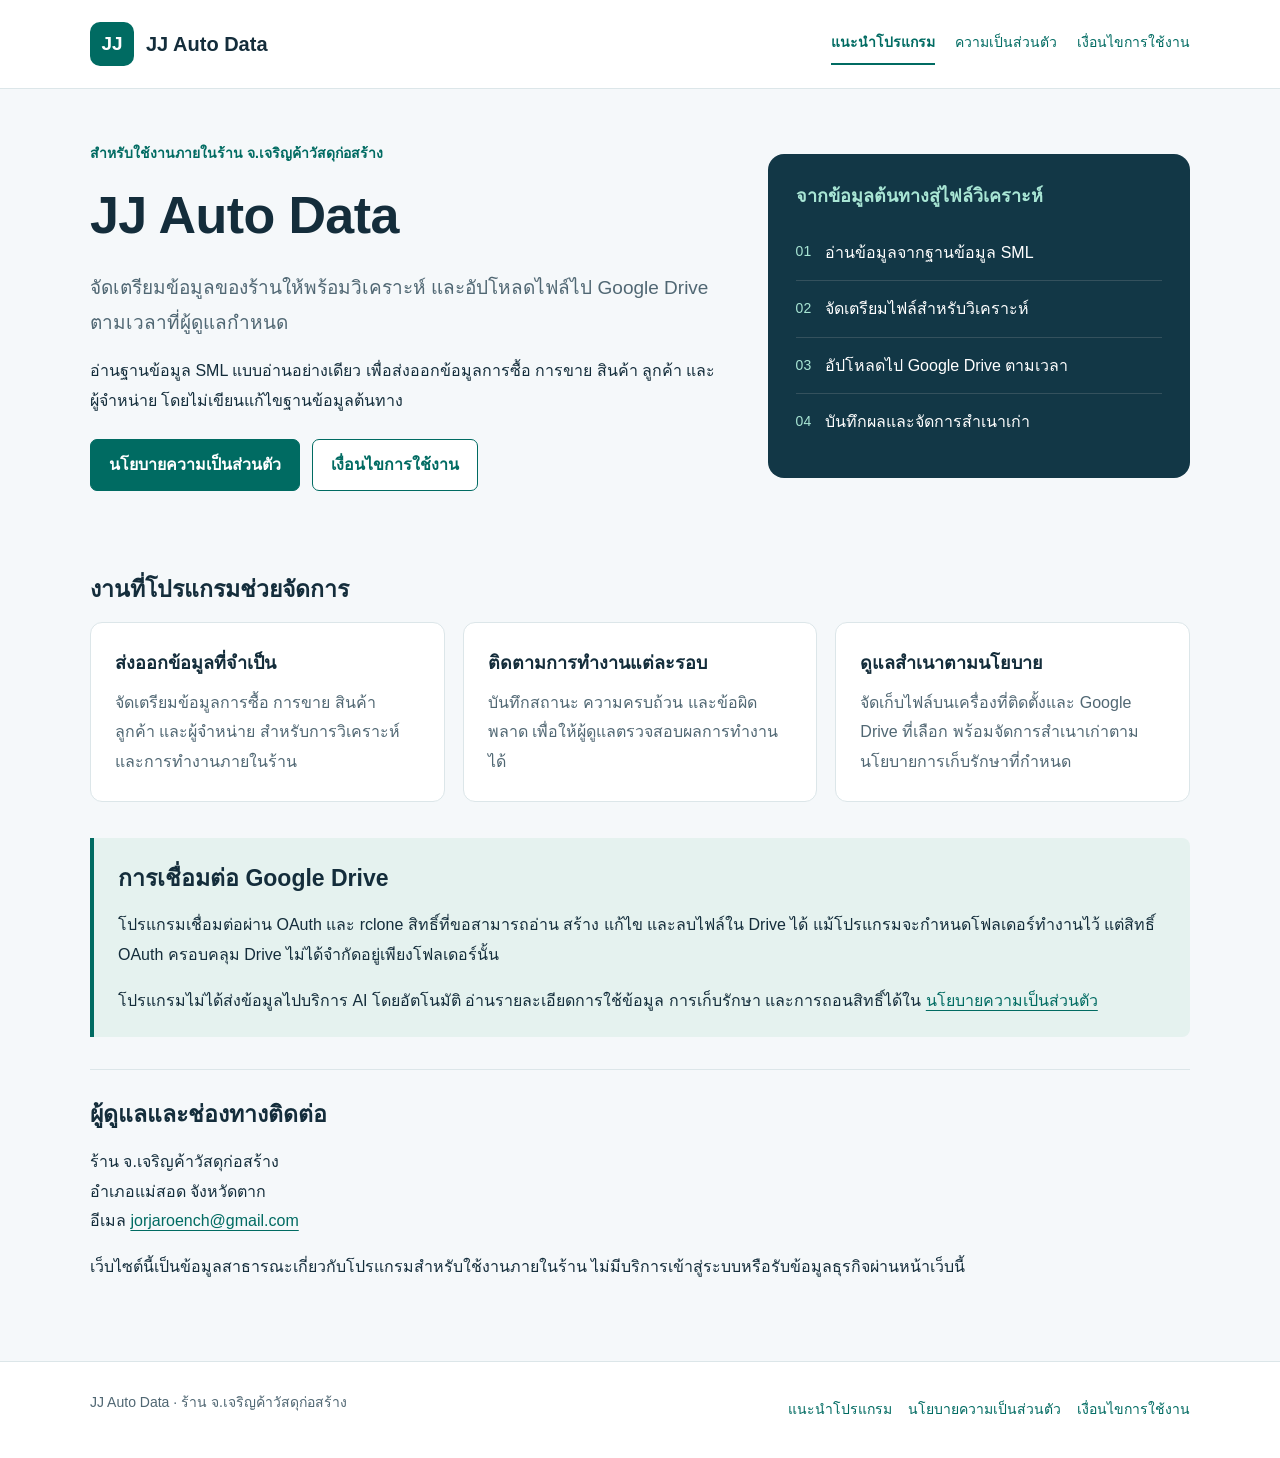
<file: index.html>
<!doctype html>
<html lang="th">
<head><meta charset="utf-8"><meta name="viewport" content="width=device-width,initial-scale=1"><title>JJ Auto Data | โปรแกรมจัดเตรียมข้อมูลภายในร้าน</title><meta name="description" content="JJ Auto Data โปรแกรมภายในร้าน จ.เจริญค้าวัสดุก่อสร้าง อ่านข้อมูล SML แบบอ่านอย่างเดียว จัดเตรียมไฟล์วิเคราะห์และอัปโหลด Google Drive ตามเวลา"><link rel="stylesheet" href="style.css"></head>
<body>
<a class="skip" href="#main">ข้ามไปยังเนื้อหา</a>
<header><div class="wrap header-inner"><a class="brand" href="index.html"><span class="mark" aria-hidden="true">JJ</span>JJ Auto Data</a><nav aria-label="เมนูหลัก"><a href="index.html" aria-current="page">แนะนำโปรแกรม</a><a href="privacy.html">ความเป็นส่วนตัว</a><a href="terms.html">เงื่อนไขการใช้งาน</a></nav></div></header>
<main id="main" class="wrap">
<div class="hero"><div><p class="eyebrow">สำหรับใช้งานภายในร้าน จ.เจริญค้าวัสดุก่อสร้าง</p><h1>JJ Auto Data</h1><p class="lead">จัดเตรียมข้อมูลของร้านให้พร้อมวิเคราะห์ และอัปโหลดไฟล์ไป Google Drive ตามเวลาที่ผู้ดูแลกำหนด</p><p>อ่านฐานข้อมูล SML แบบอ่านอย่างเดียว เพื่อส่งออกข้อมูลการซื้อ การขาย สินค้า ลูกค้า และผู้จำหน่าย โดยไม่เขียนแก้ไขฐานข้อมูลต้นทาง</p><div class="actions"><a class="button" href="privacy.html">นโยบายความเป็นส่วนตัว</a><a class="button secondary" href="terms.html">เงื่อนไขการใช้งาน</a></div></div><aside class="flow" aria-label="ขั้นตอนการทำงาน"><h2>จากข้อมูลต้นทางสู่ไฟล์วิเคราะห์</h2><ol><li>อ่านข้อมูลจากฐานข้อมูล SML</li><li>จัดเตรียมไฟล์สำหรับวิเคราะห์</li><li>อัปโหลดไป Google Drive ตามเวลา</li><li>บันทึกผลและจัดการสำเนาเก่า</li></ol></aside></div>
<section class="section" aria-labelledby="features"><h2 id="features">งานที่โปรแกรมช่วยจัดการ</h2><div class="grid"><article class="card"><h3>ส่งออกข้อมูลที่จำเป็น</h3><p>จัดเตรียมข้อมูลการซื้อ การขาย สินค้า ลูกค้า และผู้จำหน่าย สำหรับการวิเคราะห์และการทำงานภายในร้าน</p></article><article class="card"><h3>ติดตามการทำงานแต่ละรอบ</h3><p>บันทึกสถานะ ความครบถ้วน และข้อผิดพลาด เพื่อให้ผู้ดูแลตรวจสอบผลการทำงานได้</p></article><article class="card"><h3>ดูแลสำเนาตามนโยบาย</h3><p>จัดเก็บไฟล์บนเครื่องที่ติดตั้งและ Google Drive ที่เลือก พร้อมจัดการสำเนาเก่าตามนโยบายการเก็บรักษาที่กำหนด</p></article></div></section>
<section class="section notice"><h2>การเชื่อมต่อ Google Drive</h2><p>โปรแกรมเชื่อมต่อผ่าน OAuth และ rclone สิทธิ์ที่ขอสามารถอ่าน สร้าง แก้ไข และลบไฟล์ใน Drive ได้ แม้โปรแกรมจะกำหนดโฟลเดอร์ทำงานไว้ แต่สิทธิ์ OAuth ครอบคลุม Drive ไม่ได้จำกัดอยู่เพียงโฟลเดอร์นั้น</p><p>โปรแกรมไม่ได้ส่งข้อมูลไปบริการ AI โดยอัตโนมัติ อ่านรายละเอียดการใช้ข้อมูล การเก็บรักษา และการถอนสิทธิ์ได้ใน <a href="privacy.html">นโยบายความเป็นส่วนตัว</a></p></section>
<section class="contact"><h2>ผู้ดูแลและช่องทางติดต่อ</h2><p>ร้าน จ.เจริญค้าวัสดุก่อสร้าง<br>อำเภอแม่สอด จังหวัดตาก<br>อีเมล <a href="mailto:jorjaroench@gmail.com">jorjaroench@gmail.com</a></p><p>เว็บไซต์นี้เป็นข้อมูลสาธารณะเกี่ยวกับโปรแกรมสำหรับใช้งานภายในร้าน ไม่มีบริการเข้าสู่ระบบหรือรับข้อมูลธุรกิจผ่านหน้าเว็บนี้</p></section>
</main><footer><div class="wrap footer-inner"><p>JJ Auto Data · ร้าน จ.เจริญค้าวัสดุก่อสร้าง</p><nav aria-label="เมนูท้ายหน้า"><a href="index.html">แนะนำโปรแกรม</a><a href="privacy.html">นโยบายความเป็นส่วนตัว</a><a href="terms.html">เงื่อนไขการใช้งาน</a></nav></div></footer>
</body></html>
</file>
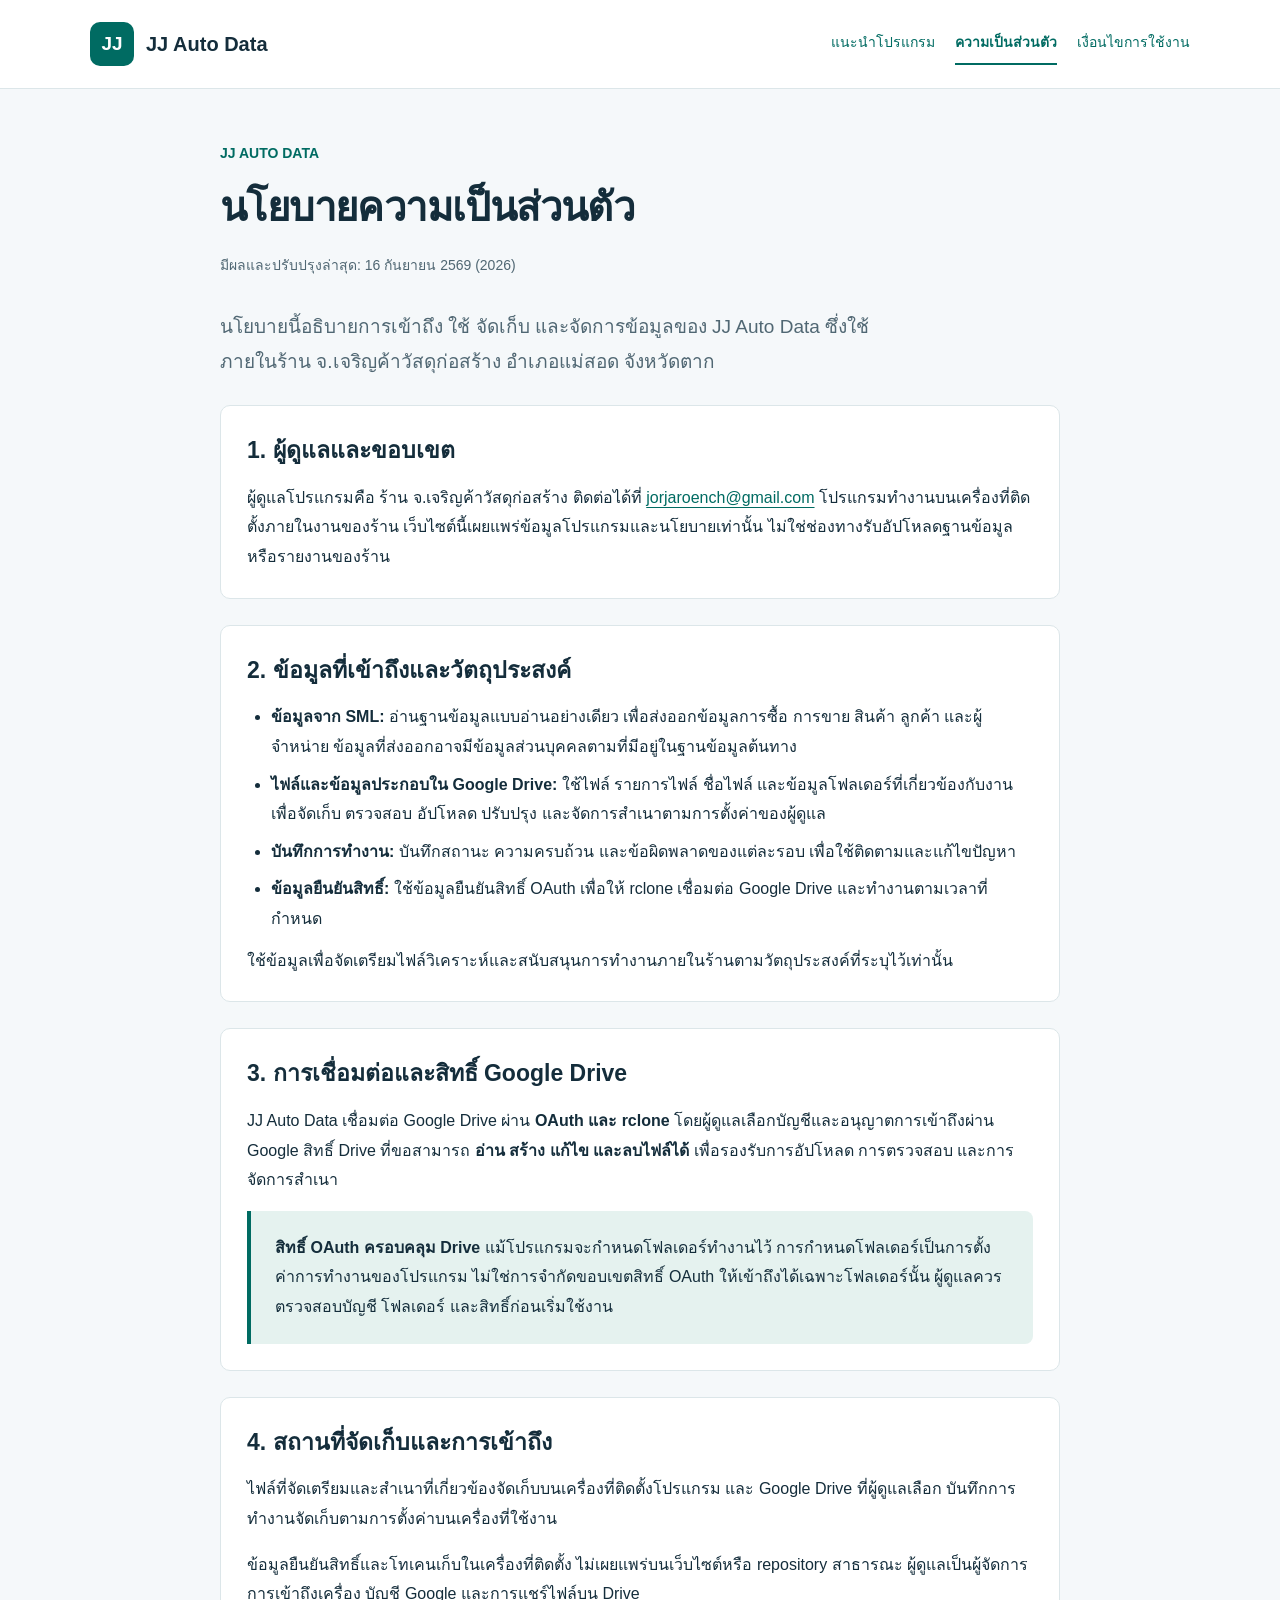
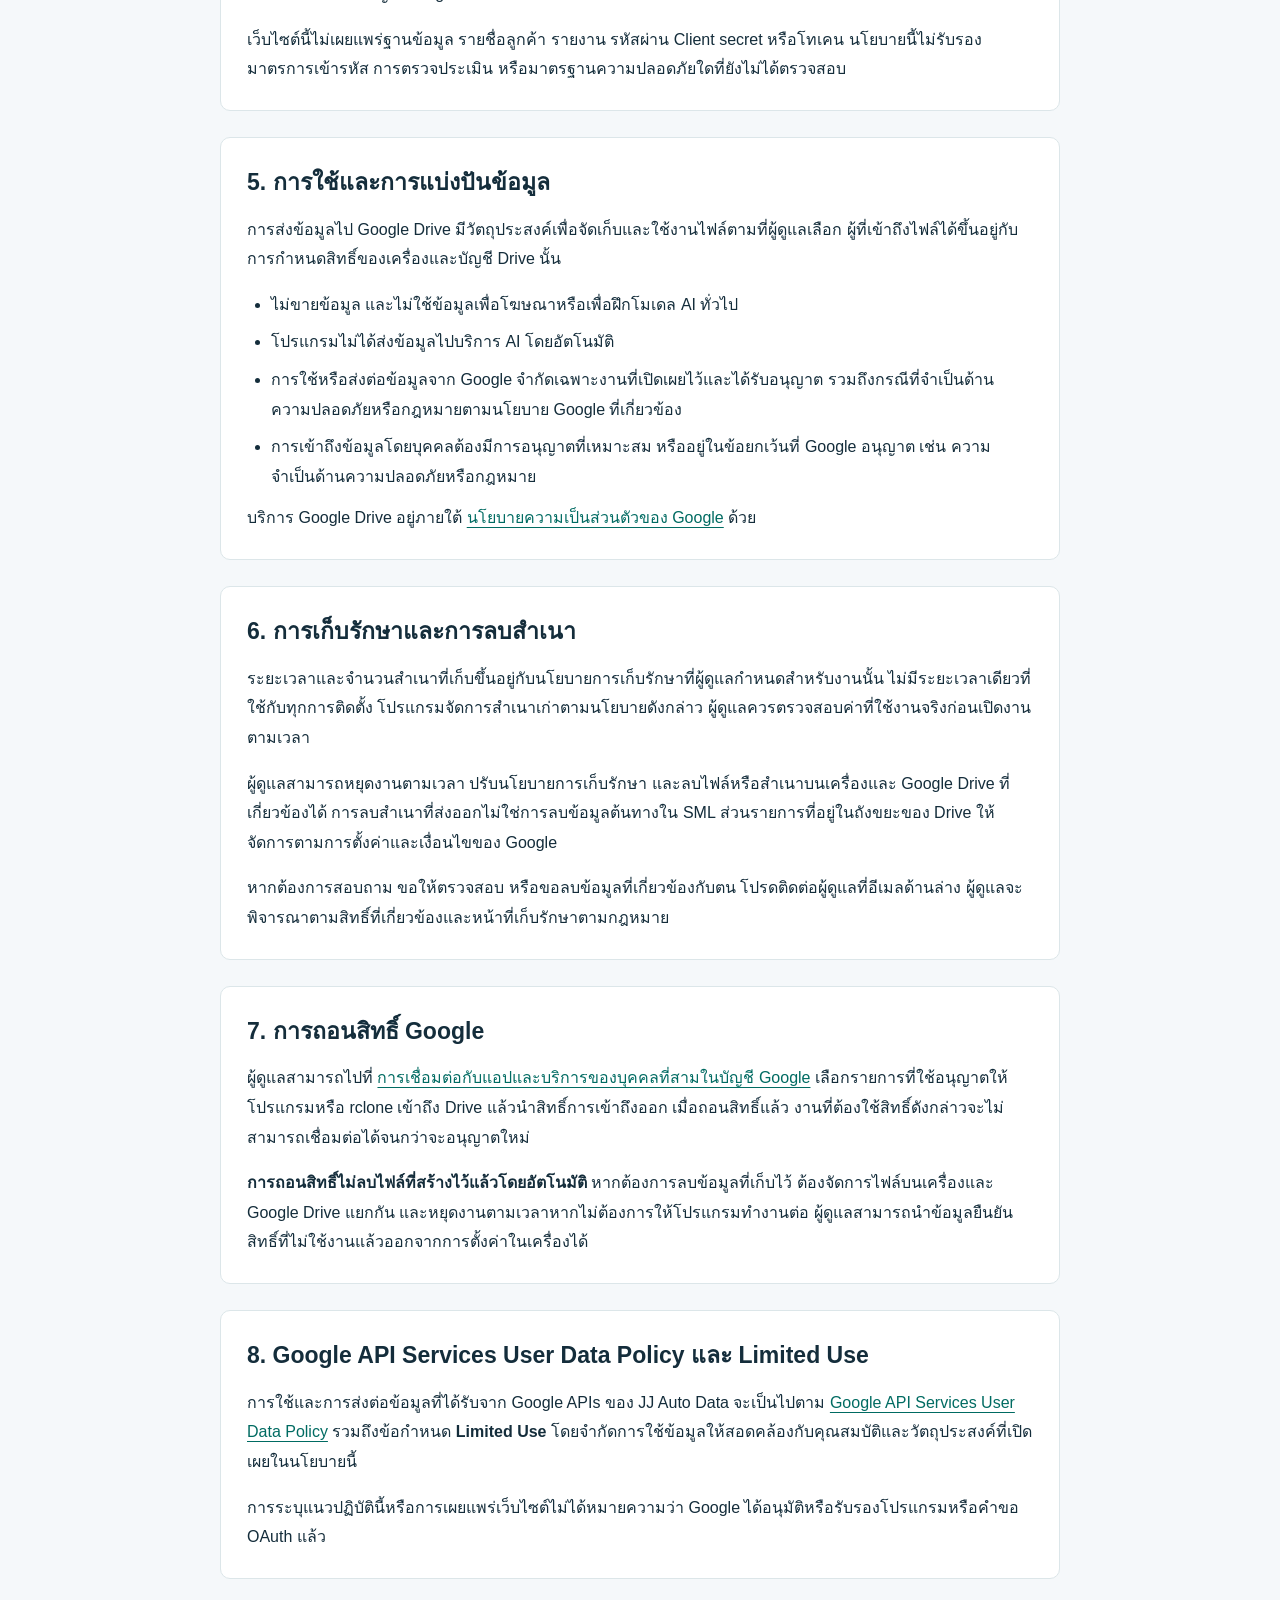
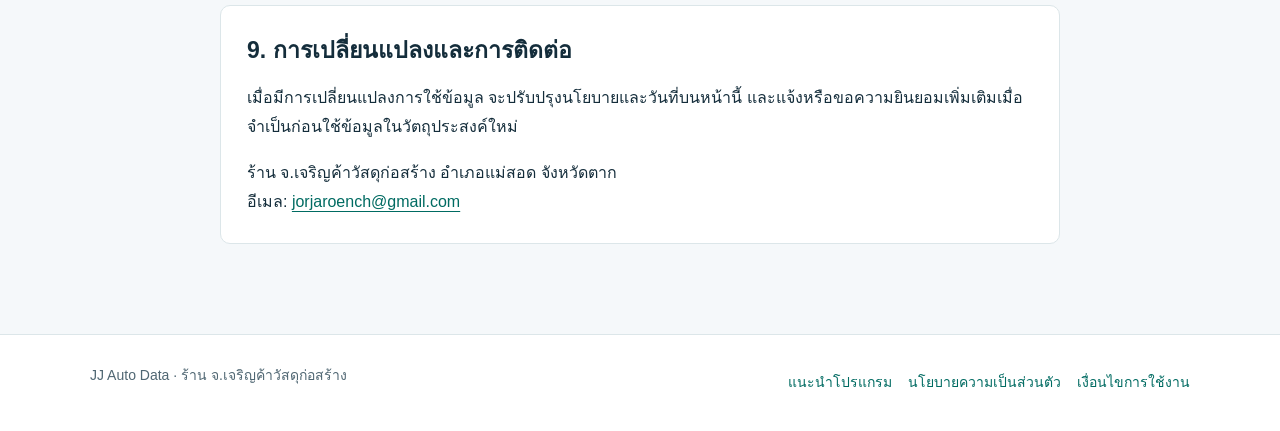
<file: privacy.html>
<!doctype html>
<html lang="th">
<head><meta charset="utf-8"><meta name="viewport" content="width=device-width,initial-scale=1"><title>นโยบายความเป็นส่วนตัว | JJ Auto Data</title><meta name="description" content="นโยบายความเป็นส่วนตัวของ JJ Auto Data: ข้อมูลที่ใช้ สิทธิ์ Google Drive การเก็บรักษา การลบสำเนา และการถอนสิทธิ์ OAuth"><link rel="stylesheet" href="style.css"></head>
<body><a class="skip" href="#main">ข้ามไปยังเนื้อหา</a><header><div class="wrap header-inner"><a class="brand" href="index.html"><span class="mark" aria-hidden="true">JJ</span>JJ Auto Data</a><nav aria-label="เมนูหลัก"><a href="index.html">แนะนำโปรแกรม</a><a href="privacy.html" aria-current="page">ความเป็นส่วนตัว</a><a href="terms.html">เงื่อนไขการใช้งาน</a></nav></div></header>
<main id="main" class="wrap document"><p class="eyebrow">JJ AUTO DATA</p><h1>นโยบายความเป็นส่วนตัว</h1><p class="meta">มีผลและปรับปรุงล่าสุด: 16 กันยายน 2569 (2026)</p><p class="lead">นโยบายนี้อธิบายการเข้าถึง ใช้ จัดเก็บ และจัดการข้อมูลของ JJ Auto Data ซึ่งใช้ภายในร้าน จ.เจริญค้าวัสดุก่อสร้าง อำเภอแม่สอด จังหวัดตาก</p>
<section><h2>1. ผู้ดูแลและขอบเขต</h2><p>ผู้ดูแลโปรแกรมคือ ร้าน จ.เจริญค้าวัสดุก่อสร้าง ติดต่อได้ที่ <a href="mailto:jorjaroench@gmail.com">jorjaroench@gmail.com</a> โปรแกรมทำงานบนเครื่องที่ติดตั้งภายในงานของร้าน เว็บไซต์นี้เผยแพร่ข้อมูลโปรแกรมและนโยบายเท่านั้น ไม่ใช่ช่องทางรับอัปโหลดฐานข้อมูลหรือรายงานของร้าน</p></section>
<section><h2>2. ข้อมูลที่เข้าถึงและวัตถุประสงค์</h2><ul><li><strong>ข้อมูลจาก SML:</strong> อ่านฐานข้อมูลแบบอ่านอย่างเดียว เพื่อส่งออกข้อมูลการซื้อ การขาย สินค้า ลูกค้า และผู้จำหน่าย ข้อมูลที่ส่งออกอาจมีข้อมูลส่วนบุคคลตามที่มีอยู่ในฐานข้อมูลต้นทาง</li><li><strong>ไฟล์และข้อมูลประกอบใน Google Drive:</strong> ใช้ไฟล์ รายการไฟล์ ชื่อไฟล์ และข้อมูลโฟลเดอร์ที่เกี่ยวข้องกับงาน เพื่อจัดเก็บ ตรวจสอบ อัปโหลด ปรับปรุง และจัดการสำเนาตามการตั้งค่าของผู้ดูแล</li><li><strong>บันทึกการทำงาน:</strong> บันทึกสถานะ ความครบถ้วน และข้อผิดพลาดของแต่ละรอบ เพื่อใช้ติดตามและแก้ไขปัญหา</li><li><strong>ข้อมูลยืนยันสิทธิ์:</strong> ใช้ข้อมูลยืนยันสิทธิ์ OAuth เพื่อให้ rclone เชื่อมต่อ Google Drive และทำงานตามเวลาที่กำหนด</li></ul><p>ใช้ข้อมูลเพื่อจัดเตรียมไฟล์วิเคราะห์และสนับสนุนการทำงานภายในร้านตามวัตถุประสงค์ที่ระบุไว้เท่านั้น</p></section>
<section><h2>3. การเชื่อมต่อและสิทธิ์ Google Drive</h2><p>JJ Auto Data เชื่อมต่อ Google Drive ผ่าน <strong>OAuth และ rclone</strong> โดยผู้ดูแลเลือกบัญชีและอนุญาตการเข้าถึงผ่าน Google สิทธิ์ Drive ที่ขอสามารถ <strong>อ่าน สร้าง แก้ไข และลบไฟล์ได้</strong> เพื่อรองรับการอัปโหลด การตรวจสอบ และการจัดการสำเนา</p><div class="notice"><p><strong>สิทธิ์ OAuth ครอบคลุม Drive</strong> แม้โปรแกรมจะกำหนดโฟลเดอร์ทำงานไว้ การกำหนดโฟลเดอร์เป็นการตั้งค่าการทำงานของโปรแกรม ไม่ใช่การจำกัดขอบเขตสิทธิ์ OAuth ให้เข้าถึงได้เฉพาะโฟลเดอร์นั้น ผู้ดูแลควรตรวจสอบบัญชี โฟลเดอร์ และสิทธิ์ก่อนเริ่มใช้งาน</p></div></section>
<section><h2>4. สถานที่จัดเก็บและการเข้าถึง</h2><p>ไฟล์ที่จัดเตรียมและสำเนาที่เกี่ยวข้องจัดเก็บบนเครื่องที่ติดตั้งโปรแกรม และ Google Drive ที่ผู้ดูแลเลือก บันทึกการทำงานจัดเก็บตามการตั้งค่าบนเครื่องที่ใช้งาน</p><p>ข้อมูลยืนยันสิทธิ์และโทเคนเก็บในเครื่องที่ติดตั้ง ไม่เผยแพร่บนเว็บไซต์หรือ repository สาธารณะ ผู้ดูแลเป็นผู้จัดการการเข้าถึงเครื่อง บัญชี Google และการแชร์ไฟล์บน Drive</p><p>เว็บไซต์นี้ไม่เผยแพร่ฐานข้อมูล รายชื่อลูกค้า รายงาน รหัสผ่าน Client secret หรือโทเคน นโยบายนี้ไม่รับรองมาตรการเข้ารหัส การตรวจประเมิน หรือมาตรฐานความปลอดภัยใดที่ยังไม่ได้ตรวจสอบ</p></section>
<section><h2>5. การใช้และการแบ่งปันข้อมูล</h2><p>การส่งข้อมูลไป Google Drive มีวัตถุประสงค์เพื่อจัดเก็บและใช้งานไฟล์ตามที่ผู้ดูแลเลือก ผู้ที่เข้าถึงไฟล์ได้ขึ้นอยู่กับการกำหนดสิทธิ์ของเครื่องและบัญชี Drive นั้น</p><ul><li>ไม่ขายข้อมูล และไม่ใช้ข้อมูลเพื่อโฆษณาหรือเพื่อฝึกโมเดล AI ทั่วไป</li><li>โปรแกรมไม่ได้ส่งข้อมูลไปบริการ AI โดยอัตโนมัติ</li><li>การใช้หรือส่งต่อข้อมูลจาก Google จำกัดเฉพาะงานที่เปิดเผยไว้และได้รับอนุญาต รวมถึงกรณีที่จำเป็นด้านความปลอดภัยหรือกฎหมายตามนโยบาย Google ที่เกี่ยวข้อง</li><li>การเข้าถึงข้อมูลโดยบุคคลต้องมีการอนุญาตที่เหมาะสม หรืออยู่ในข้อยกเว้นที่ Google อนุญาต เช่น ความจำเป็นด้านความปลอดภัยหรือกฎหมาย</li></ul><p>บริการ Google Drive อยู่ภายใต้ <a href="https://policies.google.com/privacy">นโยบายความเป็นส่วนตัวของ Google</a> ด้วย</p></section>
<section><h2>6. การเก็บรักษาและการลบสำเนา</h2><p>ระยะเวลาและจำนวนสำเนาที่เก็บขึ้นอยู่กับนโยบายการเก็บรักษาที่ผู้ดูแลกำหนดสำหรับงานนั้น ไม่มีระยะเวลาเดียวที่ใช้กับทุกการติดตั้ง โปรแกรมจัดการสำเนาเก่าตามนโยบายดังกล่าว ผู้ดูแลควรตรวจสอบค่าที่ใช้งานจริงก่อนเปิดงานตามเวลา</p><p>ผู้ดูแลสามารถหยุดงานตามเวลา ปรับนโยบายการเก็บรักษา และลบไฟล์หรือสำเนาบนเครื่องและ Google Drive ที่เกี่ยวข้องได้ การลบสำเนาที่ส่งออกไม่ใช่การลบข้อมูลต้นทางใน SML ส่วนรายการที่อยู่ในถังขยะของ Drive ให้จัดการตามการตั้งค่าและเงื่อนไขของ Google</p><p>หากต้องการสอบถาม ขอให้ตรวจสอบ หรือขอลบข้อมูลที่เกี่ยวข้องกับตน โปรดติดต่อผู้ดูแลที่อีเมลด้านล่าง ผู้ดูแลจะพิจารณาตามสิทธิ์ที่เกี่ยวข้องและหน้าที่เก็บรักษาตามกฎหมาย</p></section>
<section><h2>7. การถอนสิทธิ์ Google</h2><p>ผู้ดูแลสามารถไปที่ <a href="https://myaccount.google.com/connections">การเชื่อมต่อกับแอปและบริการของบุคคลที่สามในบัญชี Google</a> เลือกรายการที่ใช้อนุญาตให้โปรแกรมหรือ rclone เข้าถึง Drive แล้วนำสิทธิ์การเข้าถึงออก เมื่อถอนสิทธิ์แล้ว งานที่ต้องใช้สิทธิ์ดังกล่าวจะไม่สามารถเชื่อมต่อได้จนกว่าจะอนุญาตใหม่</p><p><strong>การถอนสิทธิ์ไม่ลบไฟล์ที่สร้างไว้แล้วโดยอัตโนมัติ</strong> หากต้องการลบข้อมูลที่เก็บไว้ ต้องจัดการไฟล์บนเครื่องและ Google Drive แยกกัน และหยุดงานตามเวลาหากไม่ต้องการให้โปรแกรมทำงานต่อ ผู้ดูแลสามารถนำข้อมูลยืนยันสิทธิ์ที่ไม่ใช้งานแล้วออกจากการตั้งค่าในเครื่องได้</p></section>
<section><h2>8. Google API Services User Data Policy และ Limited Use</h2><p>การใช้และการส่งต่อข้อมูลที่ได้รับจาก Google APIs ของ JJ Auto Data จะเป็นไปตาม <a href="https://developers.google.com/terms/api-services-user-data-policy">Google API Services User Data Policy</a> รวมถึงข้อกำหนด <strong>Limited Use</strong> โดยจำกัดการใช้ข้อมูลให้สอดคล้องกับคุณสมบัติและวัตถุประสงค์ที่เปิดเผยในนโยบายนี้</p><p>การระบุแนวปฏิบัตินี้หรือการเผยแพร่เว็บไซต์ไม่ได้หมายความว่า Google ได้อนุมัติหรือรับรองโปรแกรมหรือคำขอ OAuth แล้ว</p></section>
<section><h2>9. การเปลี่ยนแปลงและการติดต่อ</h2><p>เมื่อมีการเปลี่ยนแปลงการใช้ข้อมูล จะปรับปรุงนโยบายและวันที่บนหน้านี้ และแจ้งหรือขอความยินยอมเพิ่มเติมเมื่อจำเป็นก่อนใช้ข้อมูลในวัตถุประสงค์ใหม่</p><p>ร้าน จ.เจริญค้าวัสดุก่อสร้าง อำเภอแม่สอด จังหวัดตาก<br>อีเมล: <a href="mailto:jorjaroench@gmail.com">jorjaroench@gmail.com</a></p></section>
</main><footer><div class="wrap footer-inner"><p>JJ Auto Data · ร้าน จ.เจริญค้าวัสดุก่อสร้าง</p><nav aria-label="เมนูท้ายหน้า"><a href="index.html">แนะนำโปรแกรม</a><a href="privacy.html">นโยบายความเป็นส่วนตัว</a><a href="terms.html">เงื่อนไขการใช้งาน</a></nav></div></footer></body></html>
</file>
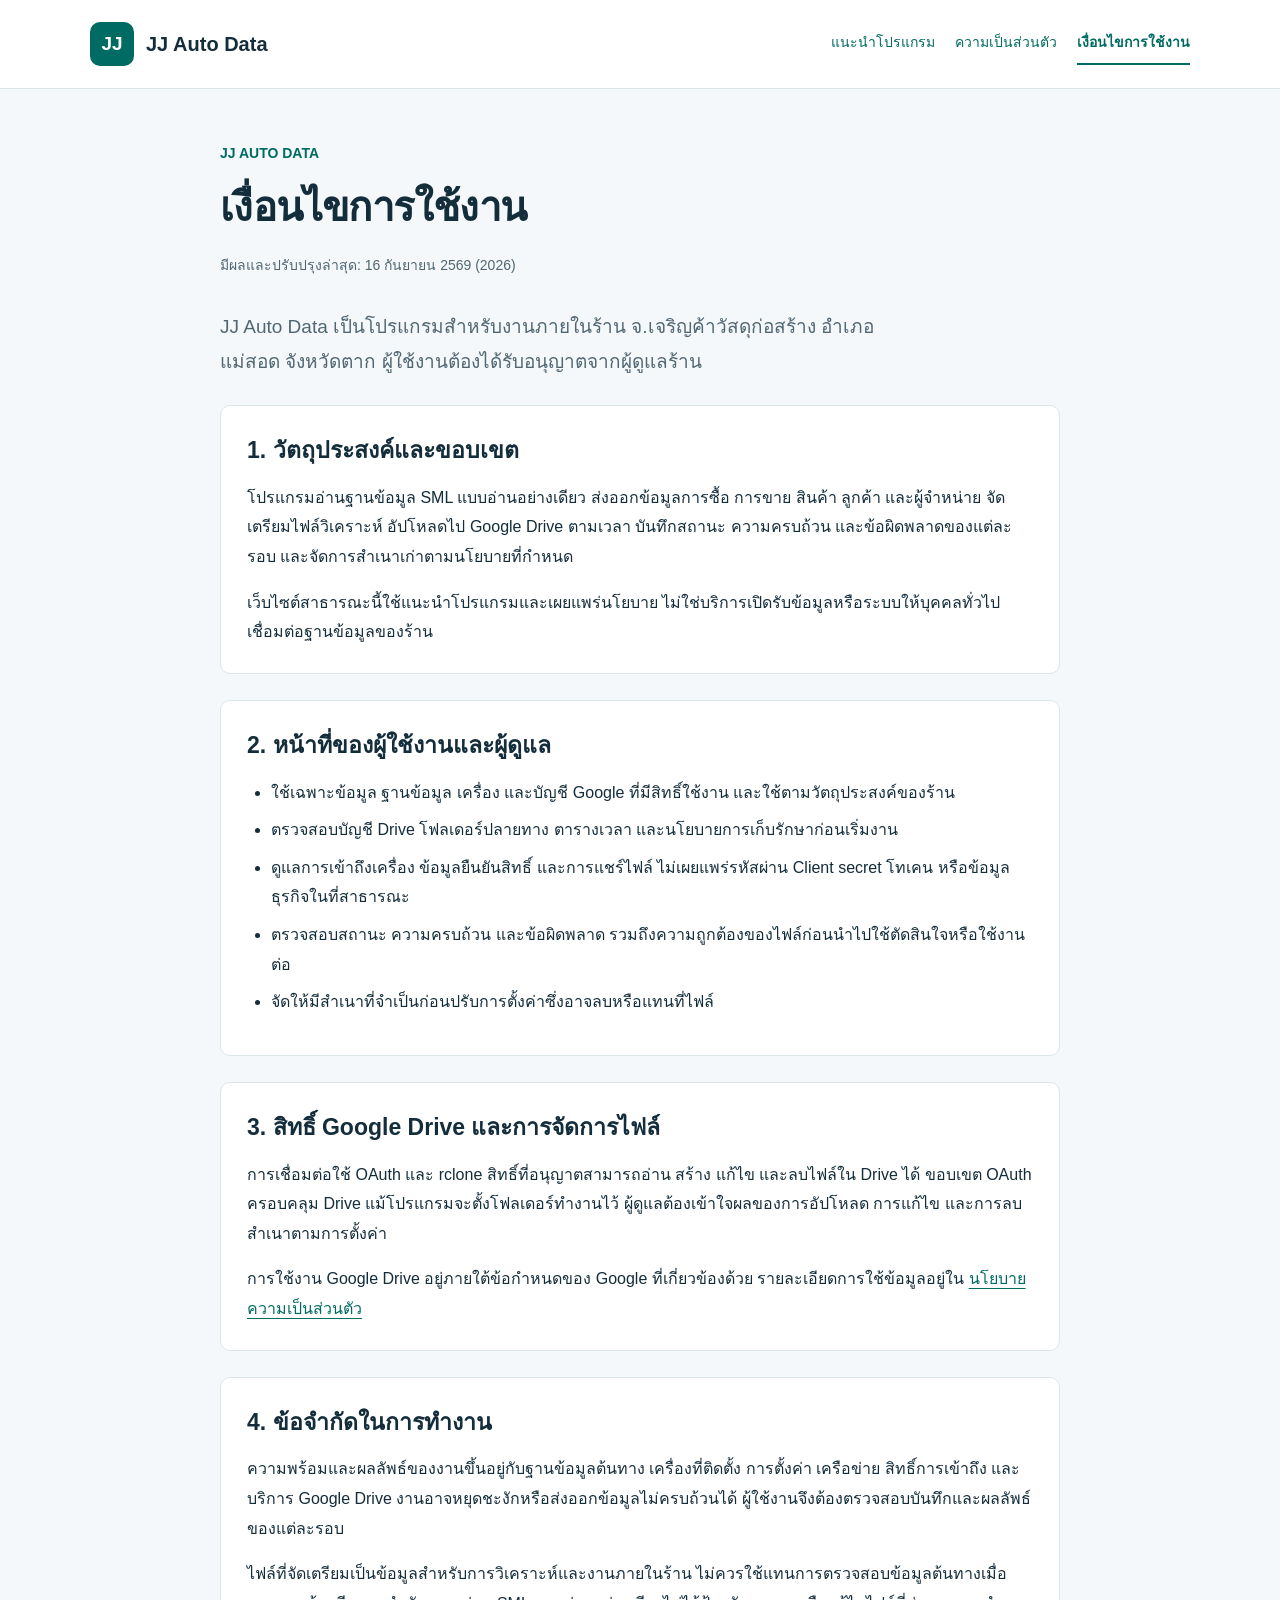
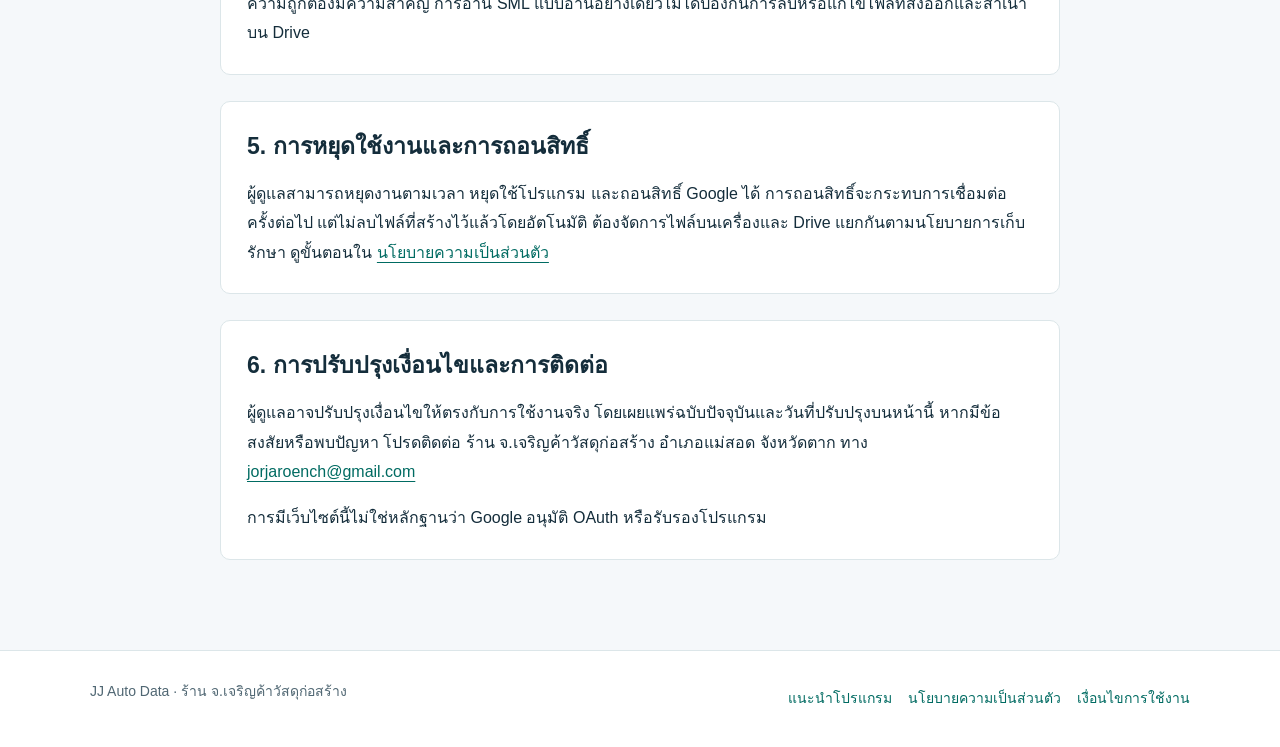
<file: terms.html>
<!doctype html>
<html lang="th">
<head><meta charset="utf-8"><meta name="viewport" content="width=device-width,initial-scale=1"><title>เงื่อนไขการใช้งาน | JJ Auto Data</title><meta name="description" content="เงื่อนไขการใช้งาน JJ Auto Data สำหรับงานภายในร้าน หน้าที่ผู้ใช้งาน การตรวจสอบข้อมูล และการจัดการสิทธิ์ Google Drive"><link rel="stylesheet" href="style.css"></head>
<body><a class="skip" href="#main">ข้ามไปยังเนื้อหา</a><header><div class="wrap header-inner"><a class="brand" href="index.html"><span class="mark" aria-hidden="true">JJ</span>JJ Auto Data</a><nav aria-label="เมนูหลัก"><a href="index.html">แนะนำโปรแกรม</a><a href="privacy.html">ความเป็นส่วนตัว</a><a href="terms.html" aria-current="page">เงื่อนไขการใช้งาน</a></nav></div></header>
<main id="main" class="wrap document"><p class="eyebrow">JJ AUTO DATA</p><h1>เงื่อนไขการใช้งาน</h1><p class="meta">มีผลและปรับปรุงล่าสุด: 16 กันยายน 2569 (2026)</p><p class="lead">JJ Auto Data เป็นโปรแกรมสำหรับงานภายในร้าน จ.เจริญค้าวัสดุก่อสร้าง อำเภอแม่สอด จังหวัดตาก ผู้ใช้งานต้องได้รับอนุญาตจากผู้ดูแลร้าน</p>
<section><h2>1. วัตถุประสงค์และขอบเขต</h2><p>โปรแกรมอ่านฐานข้อมูล SML แบบอ่านอย่างเดียว ส่งออกข้อมูลการซื้อ การขาย สินค้า ลูกค้า และผู้จำหน่าย จัดเตรียมไฟล์วิเคราะห์ อัปโหลดไป Google Drive ตามเวลา บันทึกสถานะ ความครบถ้วน และข้อผิดพลาดของแต่ละรอบ และจัดการสำเนาเก่าตามนโยบายที่กำหนด</p><p>เว็บไซต์สาธารณะนี้ใช้แนะนำโปรแกรมและเผยแพร่นโยบาย ไม่ใช่บริการเปิดรับข้อมูลหรือระบบให้บุคคลทั่วไปเชื่อมต่อฐานข้อมูลของร้าน</p></section>
<section><h2>2. หน้าที่ของผู้ใช้งานและผู้ดูแล</h2><ul><li>ใช้เฉพาะข้อมูล ฐานข้อมูล เครื่อง และบัญชี Google ที่มีสิทธิ์ใช้งาน และใช้ตามวัตถุประสงค์ของร้าน</li><li>ตรวจสอบบัญชี Drive โฟลเดอร์ปลายทาง ตารางเวลา และนโยบายการเก็บรักษาก่อนเริ่มงาน</li><li>ดูแลการเข้าถึงเครื่อง ข้อมูลยืนยันสิทธิ์ และการแชร์ไฟล์ ไม่เผยแพร่รหัสผ่าน Client secret โทเคน หรือข้อมูลธุรกิจในที่สาธารณะ</li><li>ตรวจสอบสถานะ ความครบถ้วน และข้อผิดพลาด รวมถึงความถูกต้องของไฟล์ก่อนนำไปใช้ตัดสินใจหรือใช้งานต่อ</li><li>จัดให้มีสำเนาที่จำเป็นก่อนปรับการตั้งค่าซึ่งอาจลบหรือแทนที่ไฟล์</li></ul></section>
<section><h2>3. สิทธิ์ Google Drive และการจัดการไฟล์</h2><p>การเชื่อมต่อใช้ OAuth และ rclone สิทธิ์ที่อนุญาตสามารถอ่าน สร้าง แก้ไข และลบไฟล์ใน Drive ได้ ขอบเขต OAuth ครอบคลุม Drive แม้โปรแกรมจะตั้งโฟลเดอร์ทำงานไว้ ผู้ดูแลต้องเข้าใจผลของการอัปโหลด การแก้ไข และการลบสำเนาตามการตั้งค่า</p><p>การใช้งาน Google Drive อยู่ภายใต้ข้อกำหนดของ Google ที่เกี่ยวข้องด้วย รายละเอียดการใช้ข้อมูลอยู่ใน <a href="privacy.html">นโยบายความเป็นส่วนตัว</a></p></section>
<section><h2>4. ข้อจำกัดในการทำงาน</h2><p>ความพร้อมและผลลัพธ์ของงานขึ้นอยู่กับฐานข้อมูลต้นทาง เครื่องที่ติดตั้ง การตั้งค่า เครือข่าย สิทธิ์การเข้าถึง และบริการ Google Drive งานอาจหยุดชะงักหรือส่งออกข้อมูลไม่ครบถ้วนได้ ผู้ใช้งานจึงต้องตรวจสอบบันทึกและผลลัพธ์ของแต่ละรอบ</p><p>ไฟล์ที่จัดเตรียมเป็นข้อมูลสำหรับการวิเคราะห์และงานภายในร้าน ไม่ควรใช้แทนการตรวจสอบข้อมูลต้นทางเมื่อความถูกต้องมีความสำคัญ การอ่าน SML แบบอ่านอย่างเดียวไม่ได้ป้องกันการลบหรือแก้ไขไฟล์ที่ส่งออกและสำเนาบน Drive</p></section>
<section><h2>5. การหยุดใช้งานและการถอนสิทธิ์</h2><p>ผู้ดูแลสามารถหยุดงานตามเวลา หยุดใช้โปรแกรม และถอนสิทธิ์ Google ได้ การถอนสิทธิ์จะกระทบการเชื่อมต่อครั้งต่อไป แต่ไม่ลบไฟล์ที่สร้างไว้แล้วโดยอัตโนมัติ ต้องจัดการไฟล์บนเครื่องและ Drive แยกกันตามนโยบายการเก็บรักษา ดูขั้นตอนใน <a href="privacy.html">นโยบายความเป็นส่วนตัว</a></p></section>
<section><h2>6. การปรับปรุงเงื่อนไขและการติดต่อ</h2><p>ผู้ดูแลอาจปรับปรุงเงื่อนไขให้ตรงกับการใช้งานจริง โดยเผยแพร่ฉบับปัจจุบันและวันที่ปรับปรุงบนหน้านี้ หากมีข้อสงสัยหรือพบปัญหา โปรดติดต่อ ร้าน จ.เจริญค้าวัสดุก่อสร้าง อำเภอแม่สอด จังหวัดตาก ทาง <a href="mailto:jorjaroench@gmail.com">jorjaroench@gmail.com</a></p><p>การมีเว็บไซต์นี้ไม่ใช่หลักฐานว่า Google อนุมัติ OAuth หรือรับรองโปรแกรม</p></section>
</main><footer><div class="wrap footer-inner"><p>JJ Auto Data · ร้าน จ.เจริญค้าวัสดุก่อสร้าง</p><nav aria-label="เมนูท้ายหน้า"><a href="index.html">แนะนำโปรแกรม</a><a href="privacy.html">นโยบายความเป็นส่วนตัว</a><a href="terms.html">เงื่อนไขการใช้งาน</a></nav></div></footer></body></html>
</file>
<file: style.css>
:root{color-scheme:light;--ink:#142d3b;--muted:#506773;--brand:#006b62;--line:#dce6e9;--paper:#f5f8fa}*{box-sizing:border-box}html{scroll-behavior:smooth}body{margin:0;color:var(--ink);background:var(--paper);font-family:Tahoma,"Leelawadee UI",Arial,sans-serif;font-size:16px;line-height:1.85}a{color:var(--brand);text-underline-offset:4px;overflow-wrap:anywhere}a:hover{color:#003f3a}a:focus-visible{outline:3px solid #d88800;outline-offset:5px}.wrap{width:min(1100px,calc(100% - 40px));margin:auto}.skip{position:absolute;top:-100px;left:12px;background:white;padding:10px;z-index:5}.skip:focus{top:12px}header{background:#fff;border-bottom:1px solid var(--line)}.header-inner{display:flex;align-items:center;justify-content:space-between;gap:20px;padding:22px 0}.brand{display:flex;align-items:center;gap:12px;text-decoration:none;font-size:20px;font-weight:700;color:var(--ink)}.mark{display:grid;place-items:center;width:44px;height:44px;background:var(--brand);color:white;border-radius:10px;font-size:19px;flex:none}nav{display:flex;gap:8px 20px;flex-wrap:wrap}nav a{font-size:14px;text-decoration:none;padding:7px 0}nav a[aria-current=page]{font-weight:bold;border-bottom:2px solid var(--brand)}main{padding:52px 0 64px}.eyebrow{color:var(--brand);font-size:14px;font-weight:bold;margin:0 0 12px}h1{font-size:clamp(30px,5vw,52px);line-height:1.4;margin:0 0 18px;letter-spacing:-.6px}h2{font-size:23px;line-height:1.6;margin:0 0 14px}h3{font-size:18px;margin:0 0 8px}p{margin:0 0 16px}.lead{font-size:19px;color:var(--muted);max-width:700px}.hero{display:grid;grid-template-columns:1.5fr 1fr;gap:44px;align-items:center;padding-bottom:44px}.flow{background:#123746;color:#fff;border-radius:16px;padding:28px}.flow h2{font-size:18px;color:#a9e6d5}.flow ol{padding:0;list-style:none;counter-reset:steps;margin:0}.flow li{counter-increment:steps;display:flex;align-items:center;gap:14px;padding:13px 0;border-bottom:1px solid #34515d}.flow li:last-child{border:0}.flow li:before{content:"0" counter(steps);color:#a9e6d5;font-size:14px}.actions{display:flex;flex-wrap:wrap;gap:12px;margin-top:24px}.button{display:inline-block;background:var(--brand);color:white;border:1px solid var(--brand);border-radius:7px;padding:10px 18px;text-decoration:none;font-weight:bold}.button:hover{background:#004c46;color:white}.button.secondary{background:white;color:var(--brand)}.section{margin-top:36px}.grid{display:grid;grid-template-columns:repeat(3,1fr);gap:18px}.card{padding:24px;background:white;border:1px solid var(--line);border-radius:12px}.card p{margin:0;color:var(--muted)}.notice{background:#e5f2ef;border-left:4px solid var(--brand);padding:22px 24px;border-radius:0 8px 8px 0}.notice p:last-child{margin:0}.contact{margin-top:32px;border-top:1px solid var(--line);padding-top:26px}.document{max-width:840px}.document h1{font-size:clamp(28px,4vw,40px)}.meta{color:var(--muted);font-size:14px;margin-bottom:30px}.document section{margin:26px 0;background:white;border:1px solid var(--line);border-radius:10px;padding:26px}.document ul,.document ol{padding-left:24px;margin:12px 0}.document li{margin:8px 0}.document section p:last-child{margin-bottom:0}footer{border-top:1px solid var(--line);background:white;padding:28px 0;color:var(--muted);font-size:14px}.footer-inner{display:flex;justify-content:space-between;gap:24px;flex-wrap:wrap}footer p{margin:0}footer nav{gap:16px}@media(max-width:760px){.header-inner{align-items:flex-start;flex-direction:column;gap:12px}nav{gap:8px 16px}.hero{grid-template-columns:1fr;gap:24px}.grid{grid-template-columns:1fr}main{padding:32px 0 40px}.document section{padding:20px}.wrap{width:calc(100% - 32px)}.lead{font-size:17px}.flow{padding:23px}h2{font-size:21px}}@media(prefers-reduced-motion:reduce){html{scroll-behavior:auto}}
</file>
